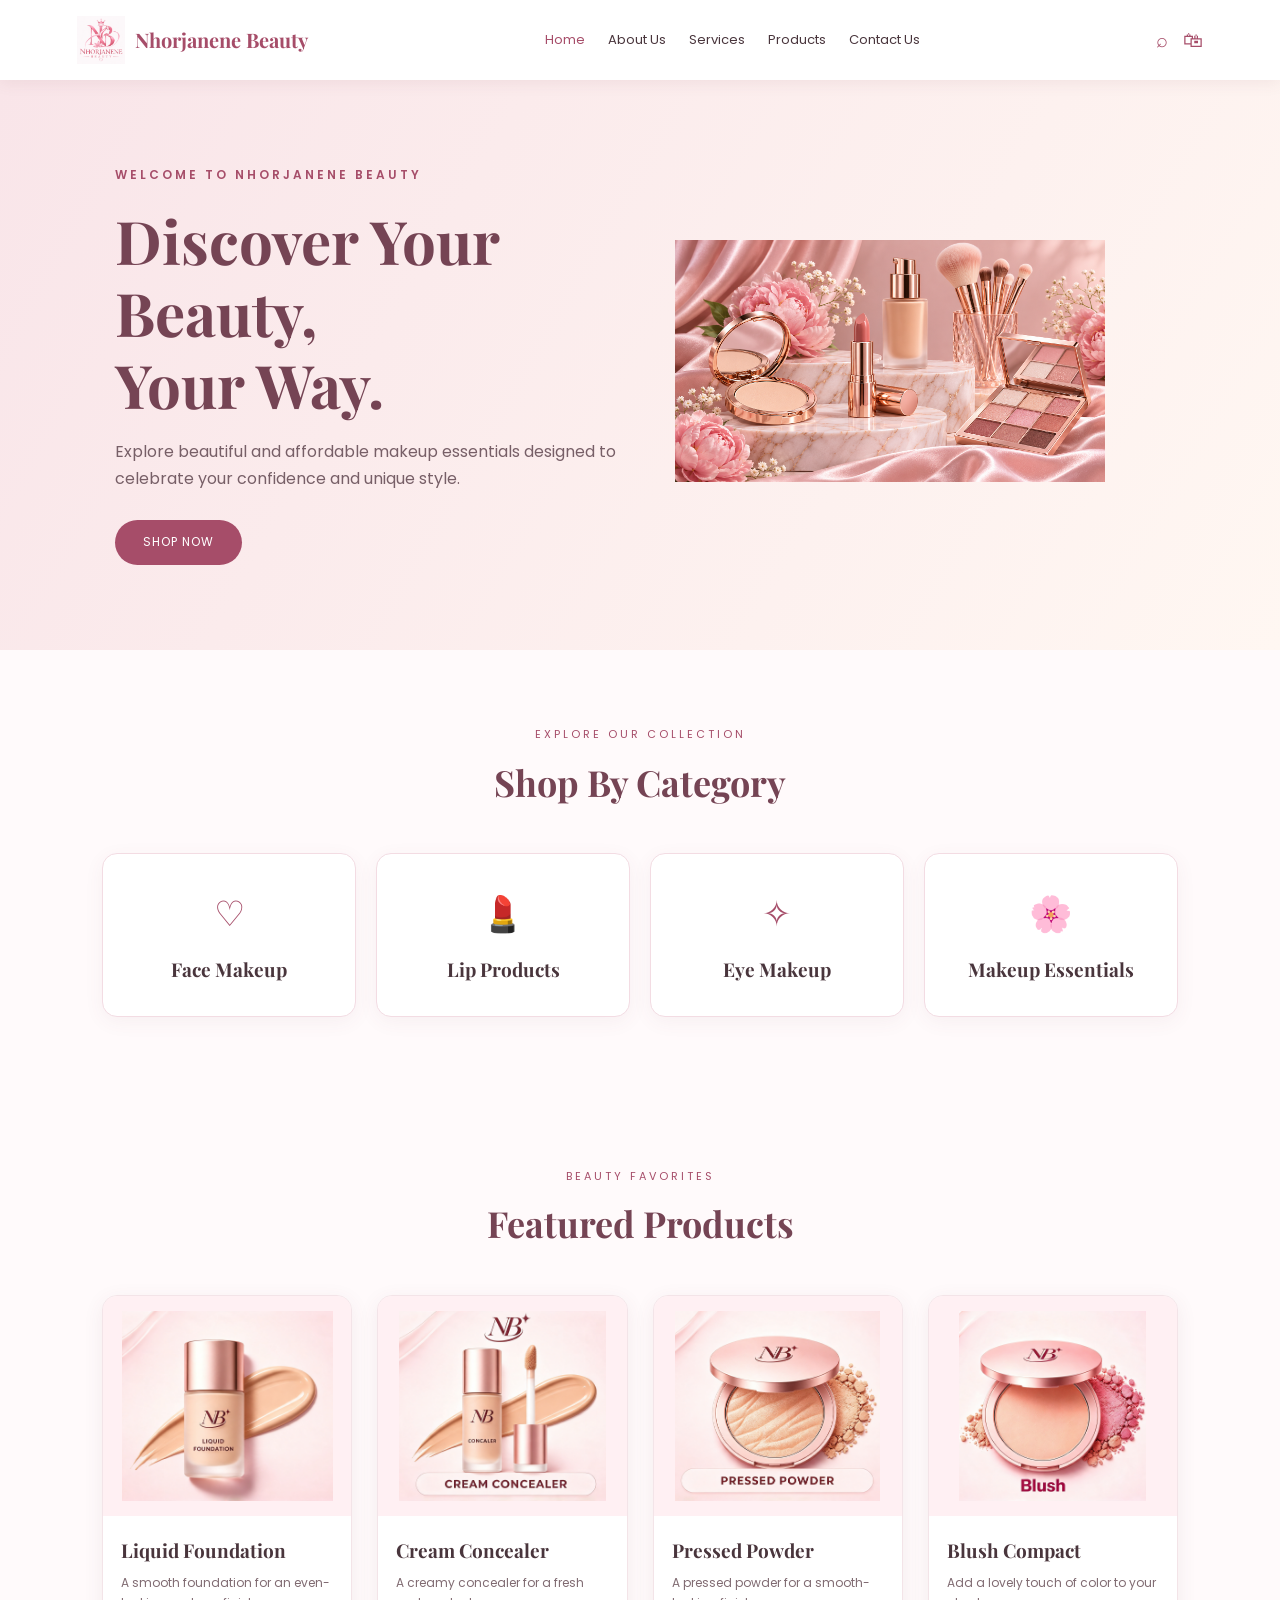
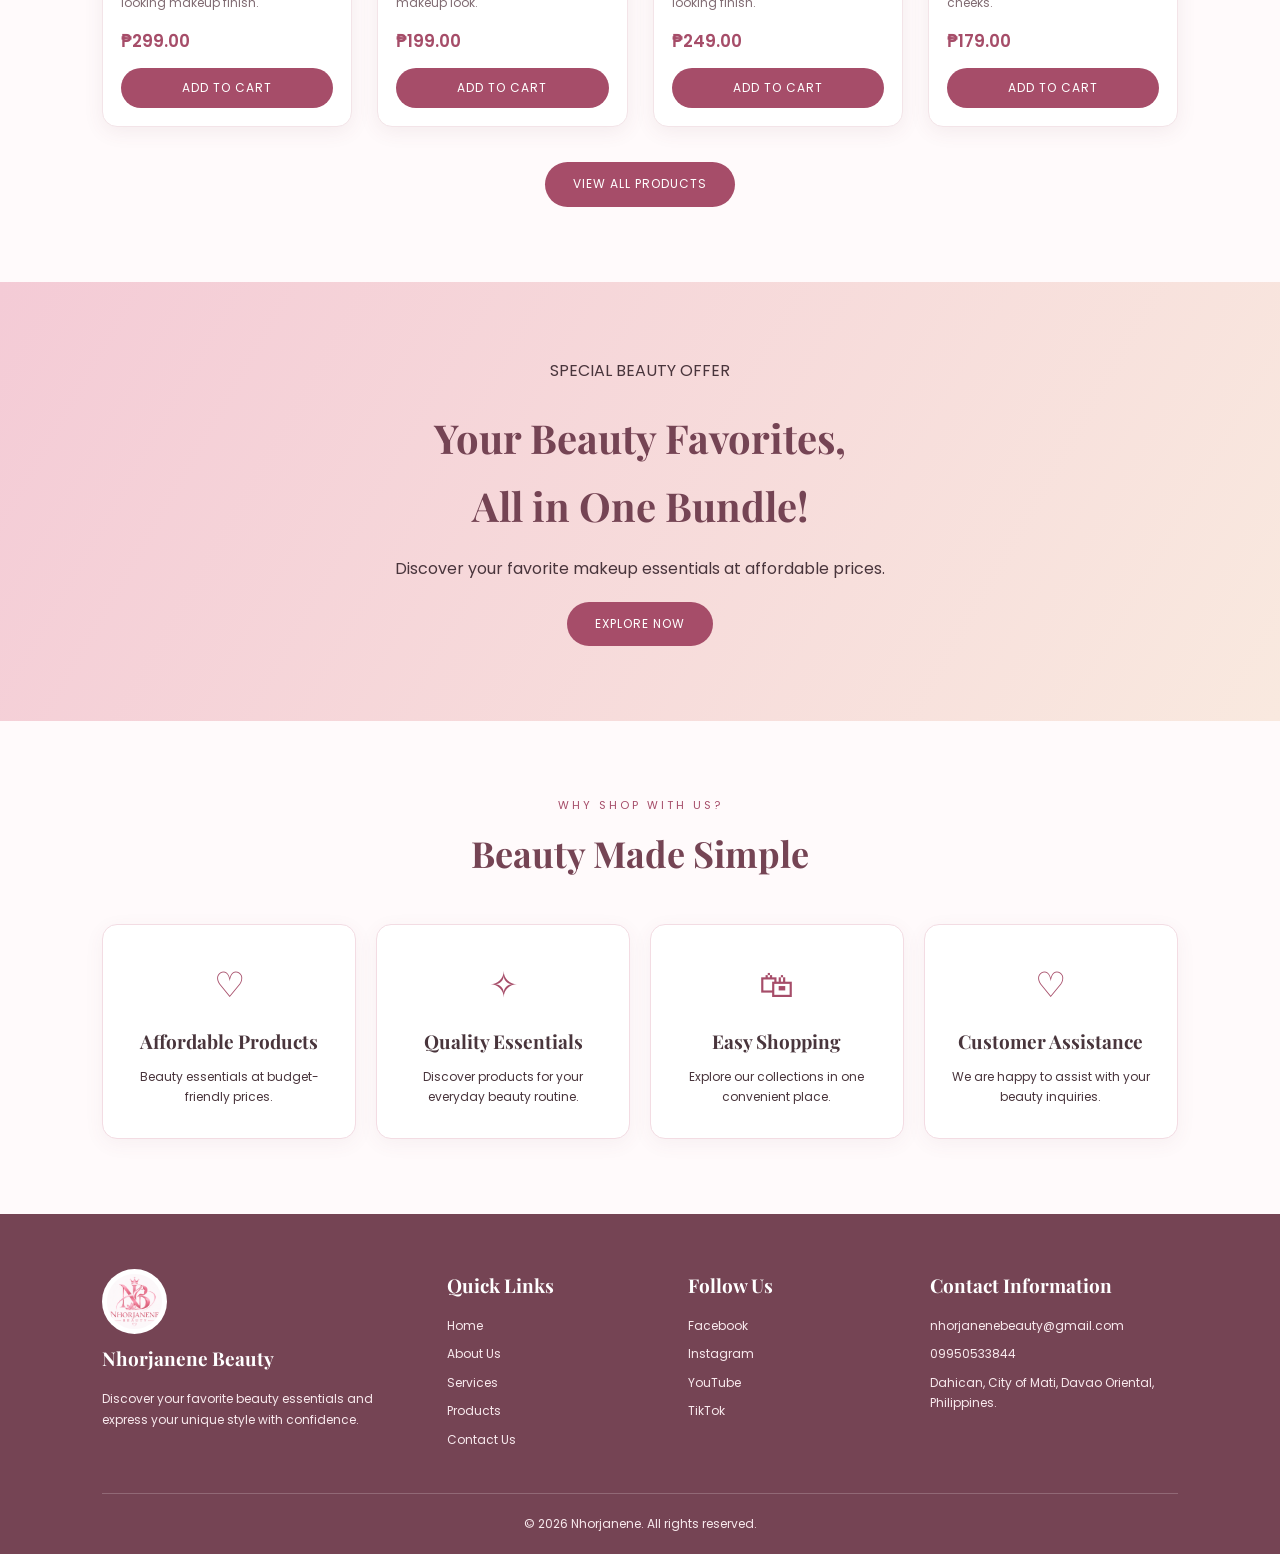
<file: index.html>
<!DOCTYPE html>
<html lang="en">
<head>
    <meta charset="UTF-8">
    <meta name="viewport" content="width=device-width, initial-scale=1.0">
    <title>Nhorjanene Beauty | Home</title>
    <link rel="stylesheet" href="css/style.css">
    <script src="js/script.js" defer></script>
    <link href="https://fonts.googleapis.com/css2?family=Playfair+Display:wght@500;600;700&family=Poppins:wght@300;400;500;600&display=swap" rel="stylesheet">
</head>
<body>

<header class="header">
    <a href="index.html" class="logo">
        <img src="images/logo.png" alt="Nhorjanene Beauty Logo">
        <span>Nhorjanene Beauty</span>
    </a>

    <nav>
        <a href="index.html" class="active">Home</a>
        <a href="about.html">About Us</a>
        <a href="services.html">Services</a>
        <a href="products.html">Products</a>
        <a href="contact.html">Contact Us</a>
    </nav>

    <div class="header-icons">
        <a href="products.html" title="Search">⌕</a>
        <a href="products.html" title="Shopping Cart">🛍</a>
    </div>
</header>

<section class="hero">
    <div class="hero-content">
        <p class="subtitle">WELCOME TO NHORJANENE BEAUTY</p>
        <h1>Discover Your Beauty,<br>Your Way.</h1>
        <p>
            Explore beautiful and affordable makeup essentials
            designed to celebrate your confidence and unique style.
        </p>
        <a href="products.html" class="btn">SHOP NOW</a>
    </div>

    <div class="hero-image">
        <img src="images/beauty-banner.png" alt="Makeup Collection"
             onerror="this.src='https://placehold.co/500x500/f7dce3/9b536b?text=Beauty+Collection'">
    </div>
</section>

<section class="categories section">
    <div class="section-heading">
        <p>EXPLORE OUR COLLECTION</p>
        <h2>Shop By Category</h2>
    </div>

    <div class="category-grid">
        <a href="products.html" class="category-card">
            <span>♡</span>
            <h3>Face Makeup</h3>
        </a>

        <a href="products.html" class="category-card">
            <span>💄</span>
            <h3>Lip Products</h3>
        </a>

        <a href="products.html" class="category-card">
            <span>✧</span>
            <h3>Eye Makeup</h3>
        </a>

        <a href="products.html" class="category-card">
            <span>🌸</span>
            <h3>Makeup Essentials</h3>
        </a>
    </div>
</section>

<section class="featured section">
    <div class="section-heading">
        <p>BEAUTY FAVORITES</p>
        <h2>Featured Products</h2>
    </div>

    <div id="featured-products" class="product-grid"></div>

    <div class="center">
        <a href="products.html" class="btn">VIEW ALL PRODUCTS</a>
    </div>
</section>

<section class="offer">
    <div>
        <p>SPECIAL BEAUTY OFFER</p>
        <h2>Your Beauty Favorites,<br>All in One Bundle!</h2>
        <p>Discover your favorite makeup essentials at affordable prices.</p>
        <a href="products.html" class="btn">EXPLORE NOW</a>
    </div>
</section>

<section class="why section">
    <div class="section-heading">
        <p>WHY SHOP WITH US?</p>
        <h2>Beauty Made Simple</h2>
    </div>

    <div class="category-grid">
        <div class="category-card">
            <span>♡</span>
            <h3>Affordable Products</h3>
            <p>Beauty essentials at budget-friendly prices.</p>
        </div>

        <div class="category-card">
            <span>✧</span>
            <h3>Quality Essentials</h3>
            <p>Discover products for your everyday beauty routine.</p>
        </div>

        <div class="category-card">
            <span>🛍</span>
            <h3>Easy Shopping</h3>
            <p>Explore our collections in one convenient place.</p>
        </div>

        <div class="category-card">
            <span>♡</span>
            <h3>Customer Assistance</h3>
            <p>We are happy to assist with your beauty inquiries.</p>
        </div>
    </div>
</section>

<footer id="footer"></footer>

</body>
</html>
</file>
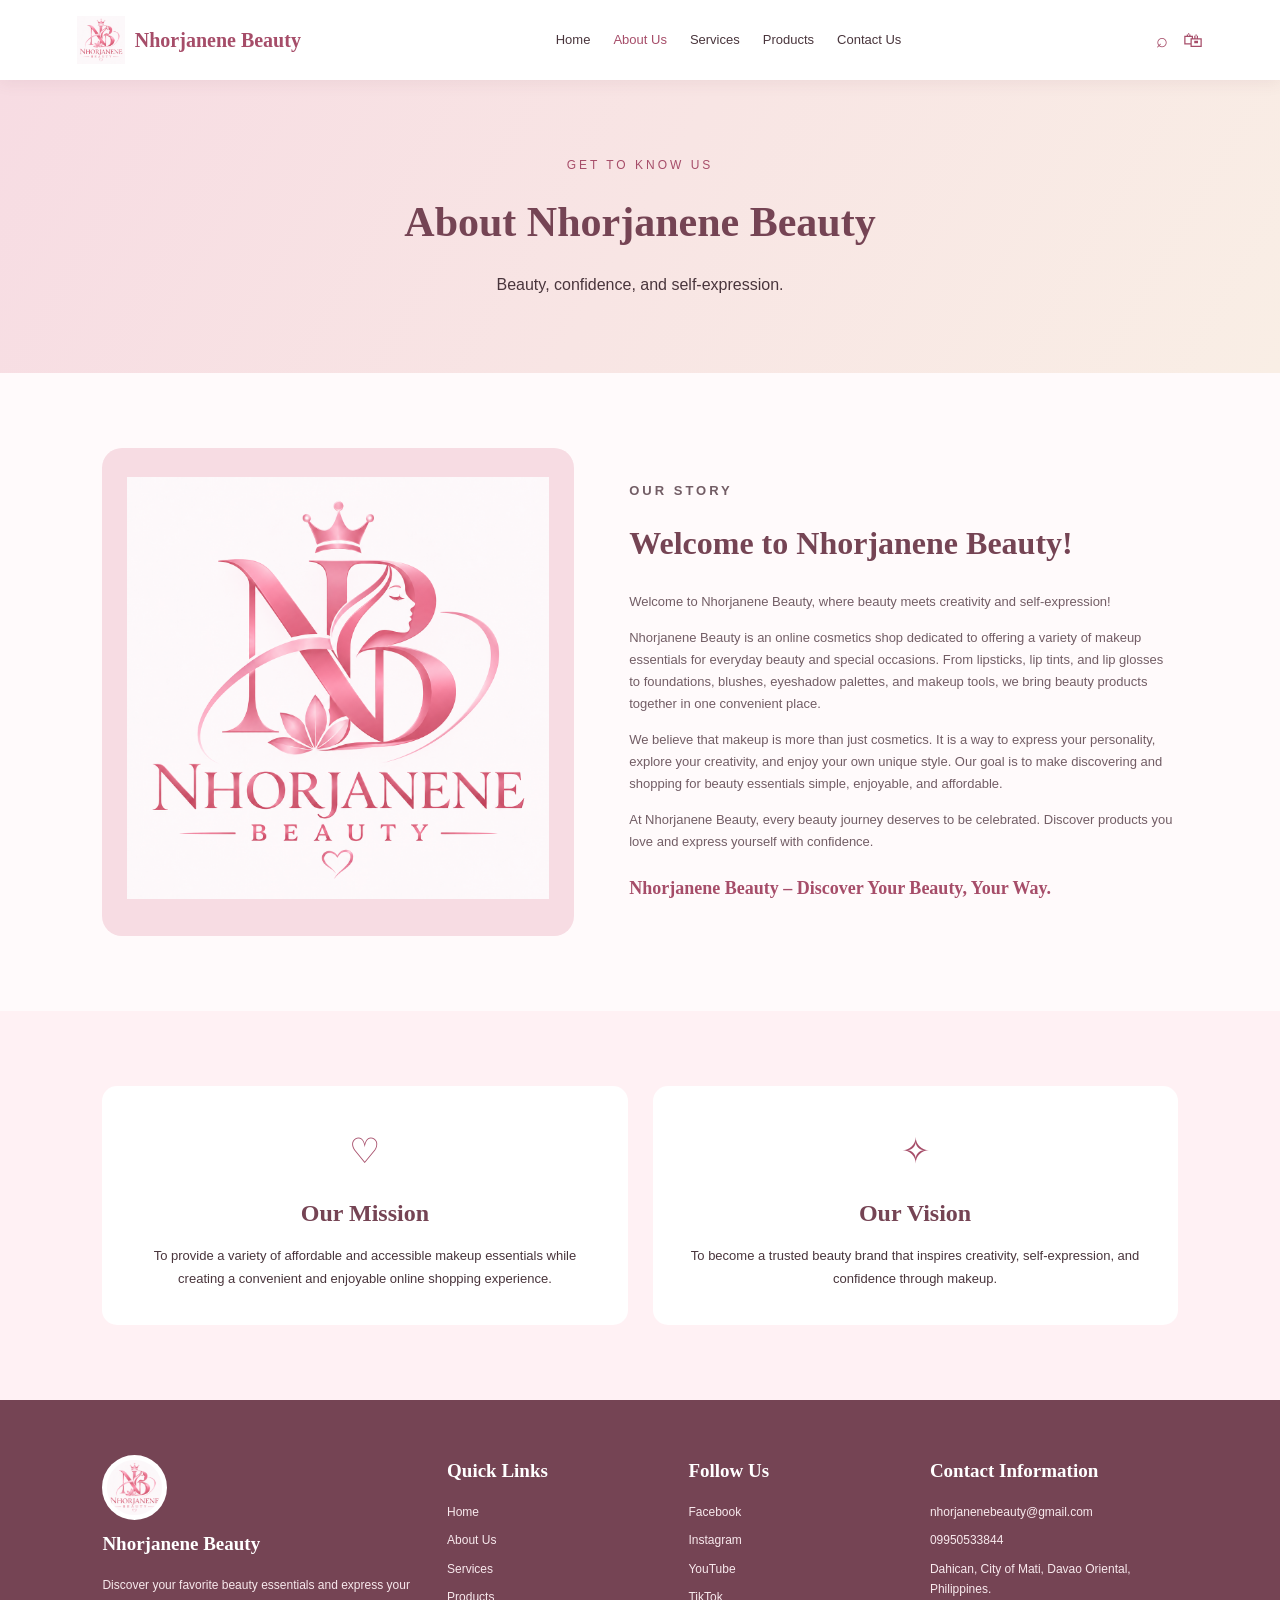
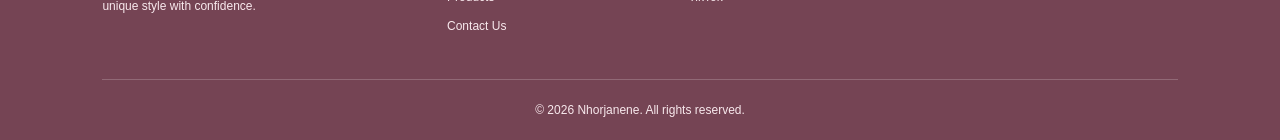
<file: about.html>
<!DOCTYPE html>
<html lang="en">
<head>
    <meta charset="UTF-8">
    <meta name="viewport" content="width=device-width, initial-scale=1.0">
    <title>About Us | Nhorjanene Beauty</title>
    <link rel="stylesheet" href="css/style.css">
    <script src="js/script.js" defer></script>
</head>
<body>

<header class="header">
    <a href="index.html" class="logo">
        <img src="images/logo.png" alt="Logo">
        <span>Nhorjanene Beauty</span>
    </a>
    <nav>
        <a href="index.html">Home</a>
        <a href="about.html" class="active">About Us</a>
        <a href="services.html">Services</a>
        <a href="products.html">Products</a>
        <a href="contact.html">Contact Us</a>
    </nav>
    <div class="header-icons">
        <a href="products.html">⌕</a>
        <a href="products.html">🛍</a>
    </div>
</header>

<section class="page-banner">
    <p>GET TO KNOW US</p>
    <h1>About Nhorjanene Beauty</h1>
    <span>Beauty, confidence, and self-expression.</span>
</section>

<section class="about-section section">
    <div class="about-image">
        <img src="images/logo.png" alt="Nhorjanene Beauty brand logo"
             onerror="this.src='https://placehold.co/500x500/f7dce3/9b536b?text=Nhorjanene+Beauty'">
    </div>

    <div class="about-content">
        <p class="subtitle">OUR STORY</p>
        <h2>Welcome to Nhorjanene Beauty!</h2>

        <p>Welcome to Nhorjanene Beauty, where beauty meets creativity and self-expression!</p>

        <p>Nhorjanene Beauty is an online cosmetics shop dedicated to offering a variety of makeup essentials for everyday beauty and special occasions. From lipsticks, lip tints, and lip glosses to foundations, blushes, eyeshadow palettes, and makeup tools, we bring beauty products together in one convenient place.</p>

        <p>We believe that makeup is more than just cosmetics. It is a way to express your personality, explore your creativity, and enjoy your own unique style. Our goal is to make discovering and shopping for beauty essentials simple, enjoyable, and affordable.</p>

        <p>At Nhorjanene Beauty, every beauty journey deserves to be celebrated. Discover products you love and express yourself with confidence.</p>

        <h3>Nhorjanene Beauty – Discover Your Beauty, Your Way.</h3>
    </div>
</section>

<section class="mission section">
    <div class="mission-card">
        <span>♡</span>
        <h2>Our Mission</h2>
        <p>To provide a variety of affordable and accessible makeup essentials while creating a convenient and enjoyable online shopping experience.</p>
    </div>

    <div class="mission-card">
        <span>✧</span>
        <h2>Our Vision</h2>
        <p>To become a trusted beauty brand that inspires creativity, self-expression, and confidence through makeup.</p>
    </div>
</section>

<footer id="footer"></footer>

</body>
</html>
</file>
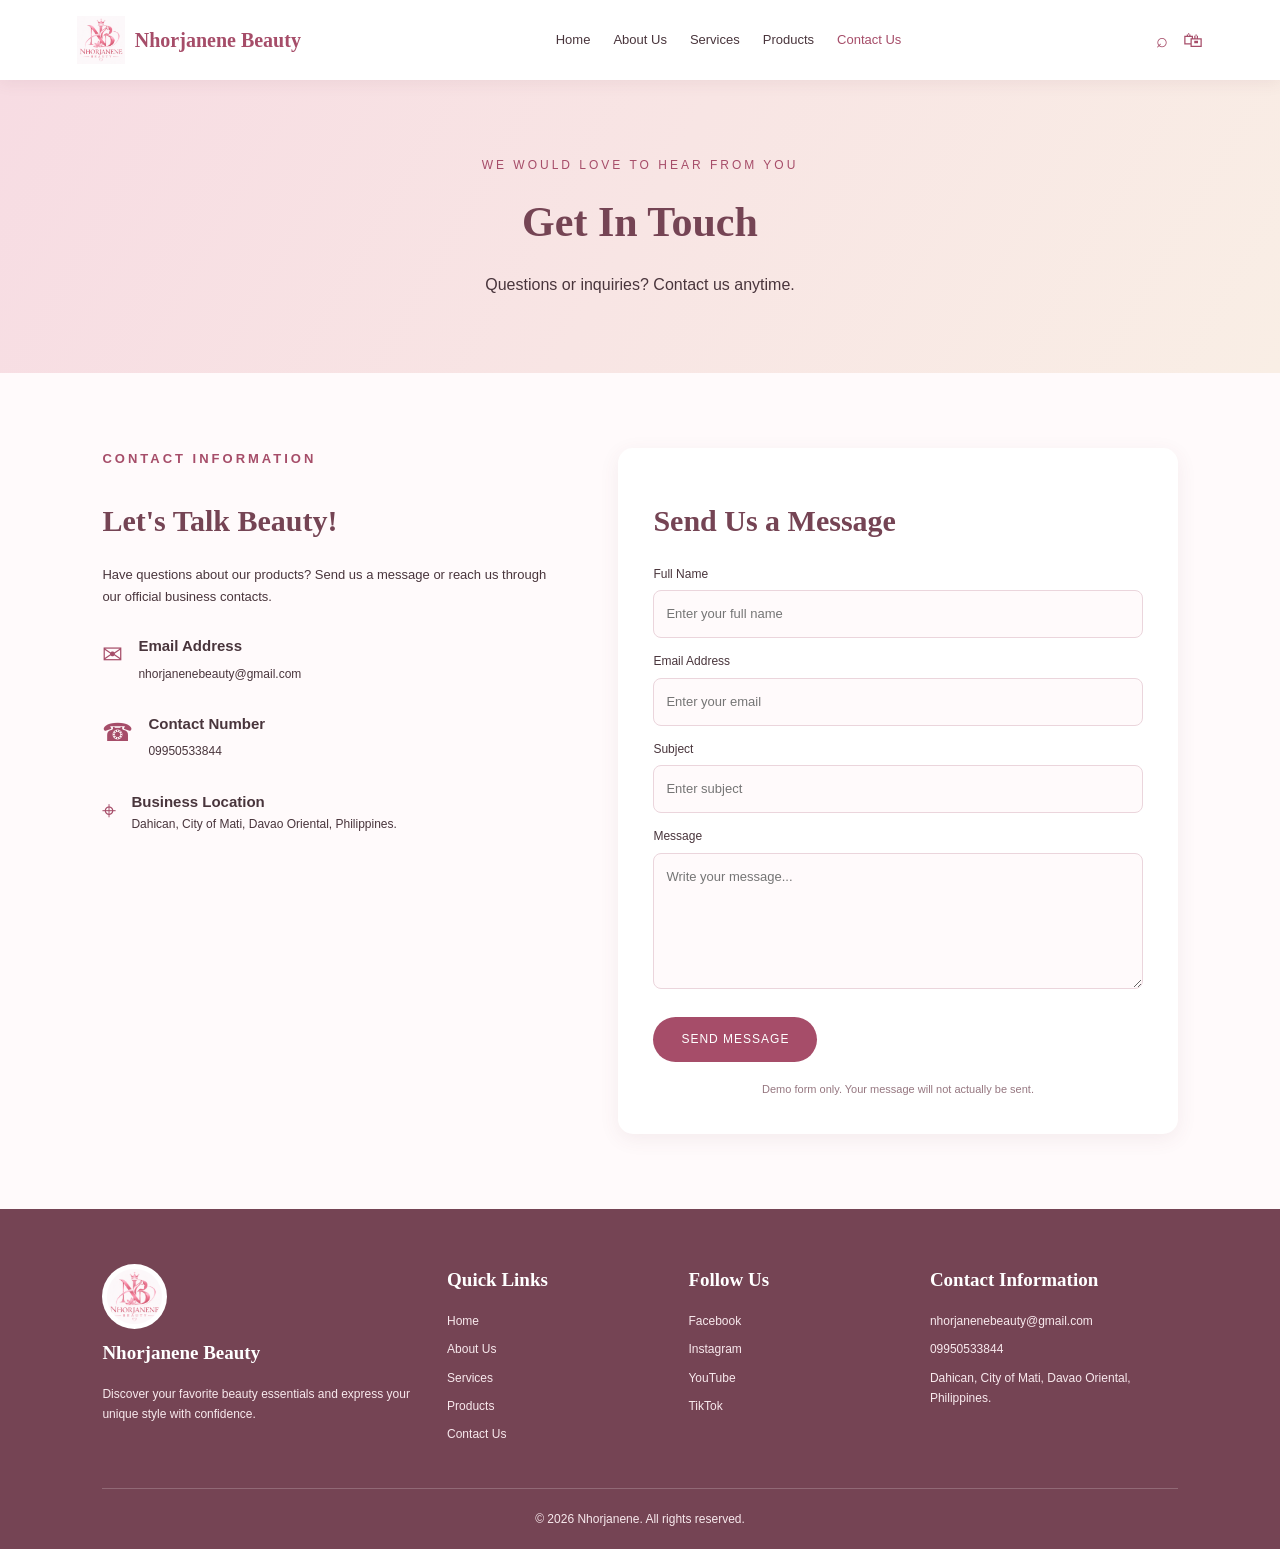
<file: contact.html>
<!DOCTYPE html>
<html lang="en">
<head>
    <meta charset="UTF-8">
    <meta name="viewport" content="width=device-width, initial-scale=1.0">
    <title>Contact Us | Nhorjanene Beauty</title>
    <link rel="stylesheet" href="css/style.css">
    <script src="js/script.js" defer></script>
</head>
<body>

<header class="header">
    <a href="index.html" class="logo">
        <img src="images/logo.png" alt="Logo">
        <span>Nhorjanene Beauty</span>
    </a>
    <nav>
        <a href="index.html">Home</a>
        <a href="about.html">About Us</a>
        <a href="services.html">Services</a>
        <a href="products.html">Products</a>
        <a href="contact.html" class="active">Contact Us</a>
    </nav>
    <div class="header-icons">
        <a href="products.html">⌕</a>
        <a href="products.html">🛍</a>
    </div>
</header>

<section class="page-banner">
    <p>WE WOULD LOVE TO HEAR FROM YOU</p>
    <h1>Get In Touch</h1>
    <span>Questions or inquiries? Contact us anytime.</span>
</section>

<section class="contact-section section">

    <div class="contact-info">
        <p class="subtitle">CONTACT INFORMATION</p>
        <h2>Let's Talk Beauty!</h2>
        <p>Have questions about our products? Send us a message or reach us through our official business contacts.</p>

        <div class="contact-item">
            <span>✉</span>
            <div>
                <h3>Email Address</h3>
                <a href="mailto:nhorjanenebeauty@gmail.com">
                    nhorjanenebeauty@gmail.com
                </a>
            </div>
        </div>

        <div class="contact-item">
            <span>☎</span>
            <div>
                <h3>Contact Number</h3>
                <a href="tel:09950533844">09950533844</a>
            </div>
        </div>

        <div class="contact-item">
            <span>⌖</span>
            <div>
                <h3>Business Location</h3>
                <p>Dahican, City of Mati, Davao Oriental, Philippines.</p>
            </div>
        </div>
    </div>

    <div class="contact-form">
        <h2>Send Us a Message</h2>

        <form id="contact-form">
            <label for="name">Full Name</label>
            <input type="text" id="name" placeholder="Enter your full name" required>

            <label for="email">Email Address</label>
            <input type="email" id="email" placeholder="Enter your email" required>

            <label for="subject">Subject</label>
            <input type="text" id="subject" placeholder="Enter subject" required>

            <label for="message">Message</label>
            <textarea id="message" rows="5" placeholder="Write your message..." required></textarea>

            <button type="submit" class="btn">SEND MESSAGE</button>
        </form>

        <p id="form-response" role="status"></p>
        <p class="demo-note">Demo form only. Your message will not actually be sent.</p>
    </div>

</section>

<footer id="footer"></footer>

</body>
</html>
</file>
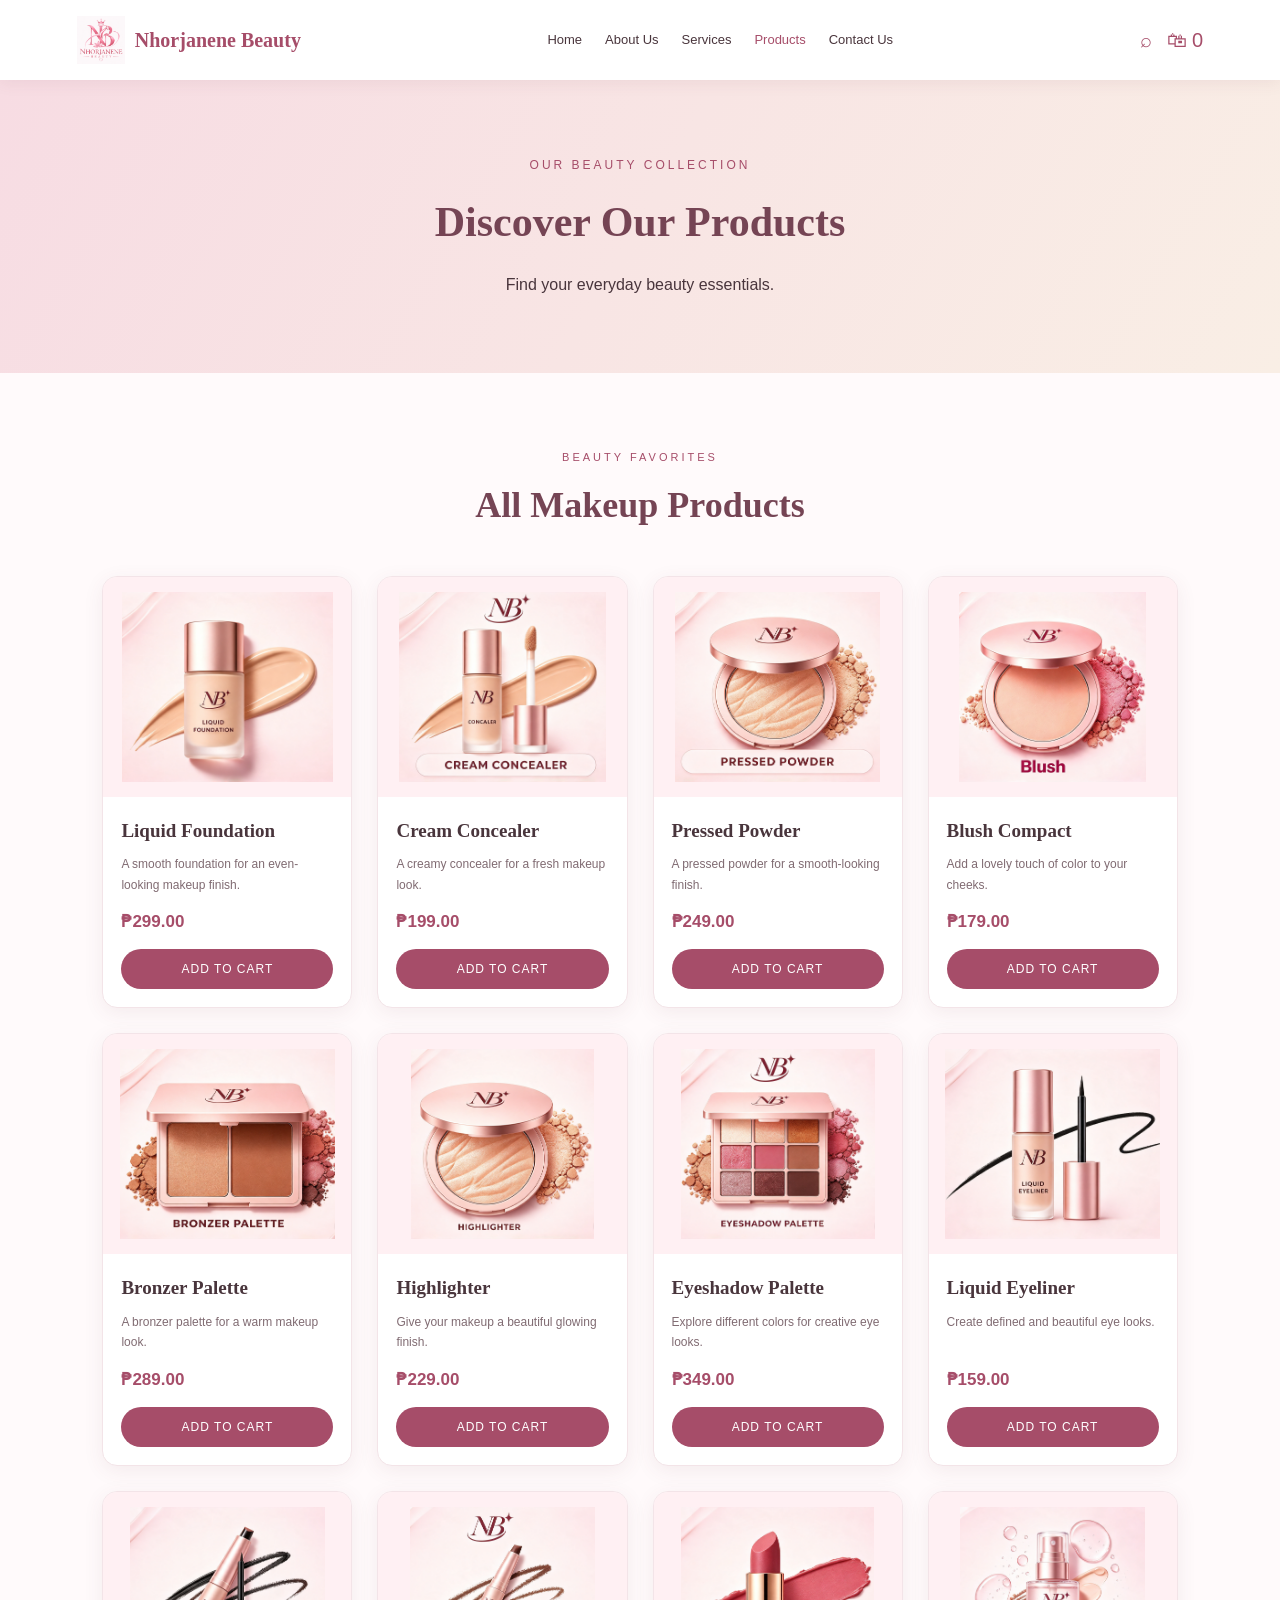
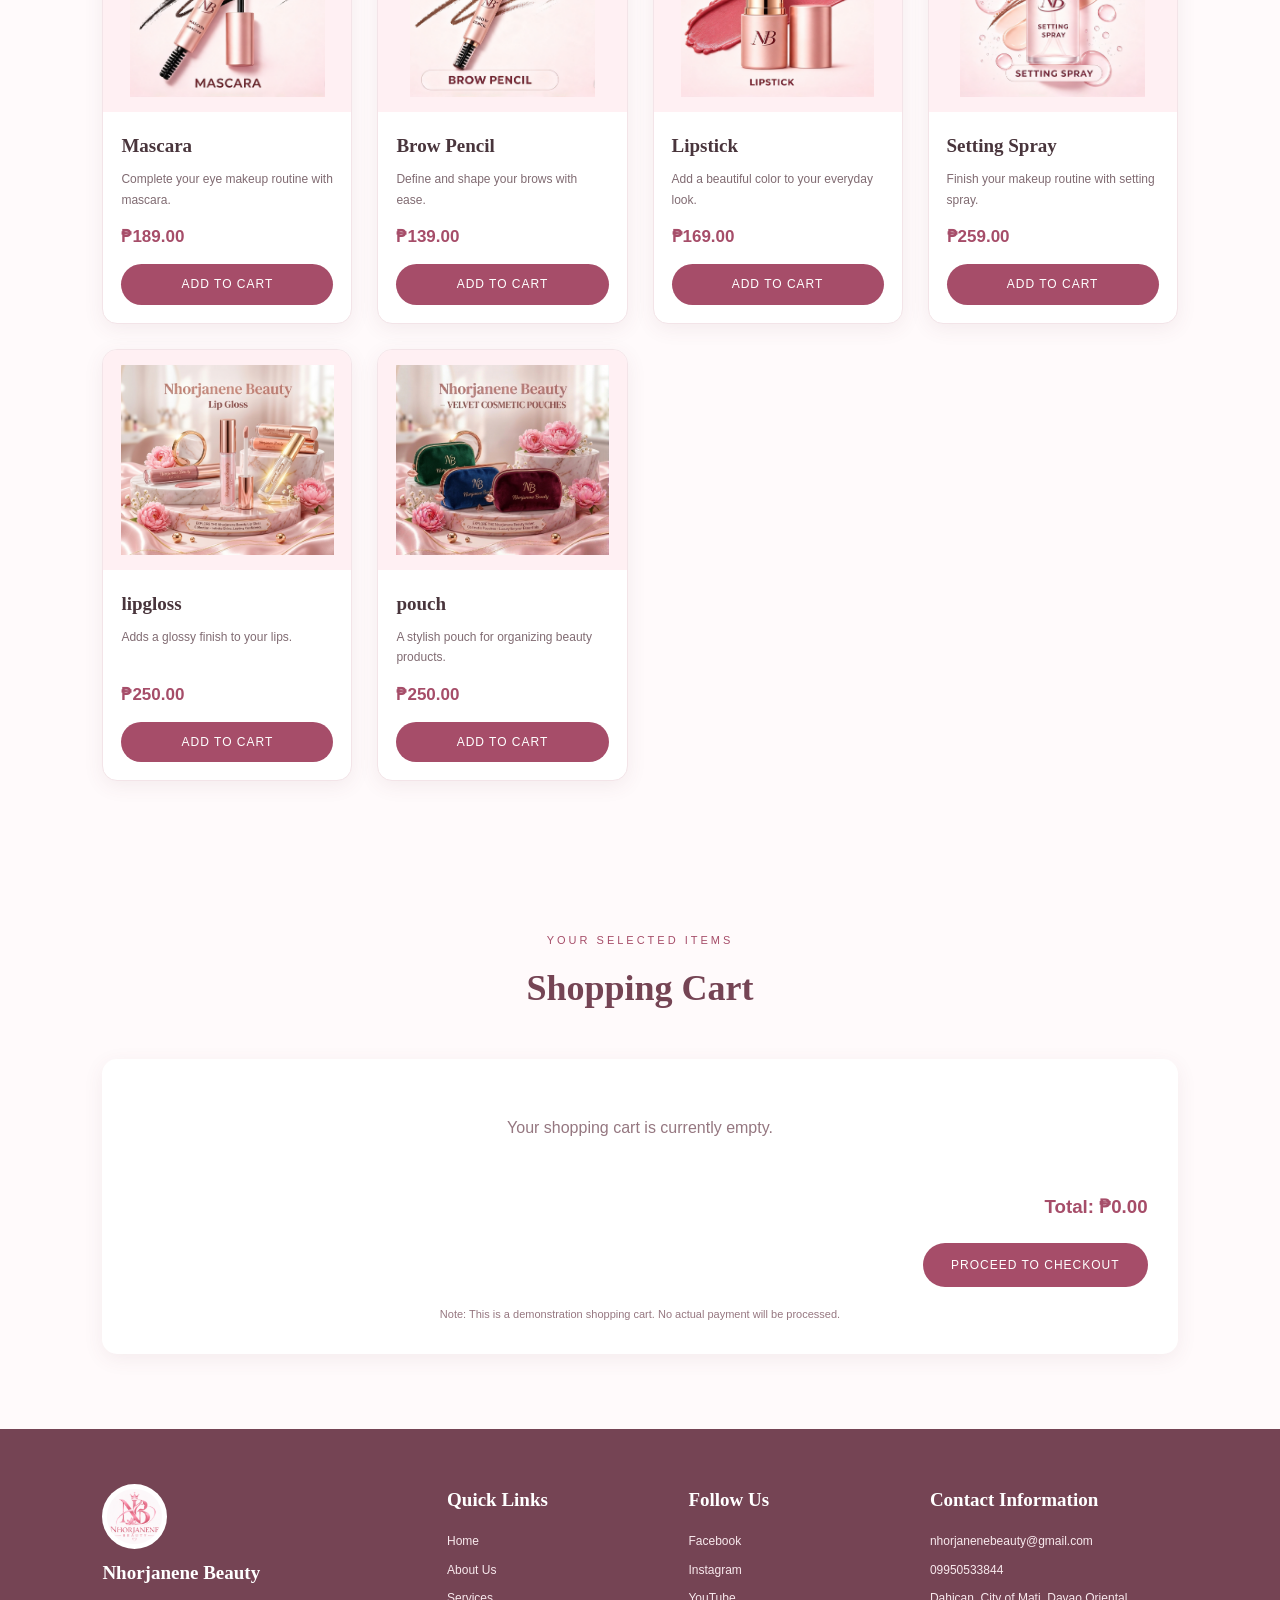
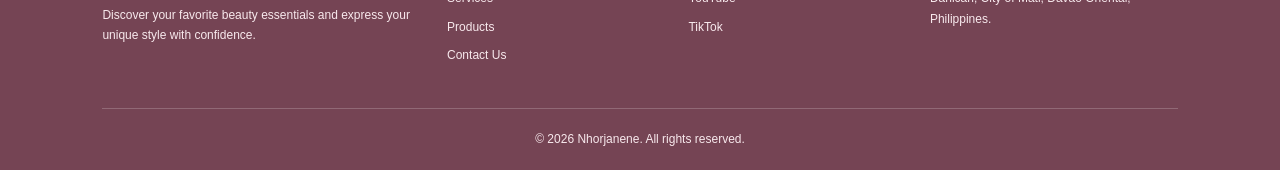
<file: products.html>
<!DOCTYPE html>
<html lang="en">
<head>
    <meta charset="UTF-8">
    <meta name="viewport" content="width=device-width, initial-scale=1.0">
    <title>Products | Nhorjanene Beauty</title>
    <link rel="stylesheet" href="css/style.css">
    <script src="js/script.js" defer></script>
</head>
<body>

<header class="header">
    <a href="index.html" class="logo">
        <img src="images/logo.png" alt="Logo">
        <span>Nhorjanene Beauty</span>
    </a>
    <nav>
        <a href="index.html">Home</a>
        <a href="about.html">About Us</a>
        <a href="services.html">Services</a>
        <a href="products.html" class="active">Products</a>
        <a href="contact.html">Contact Us</a>
    </nav>
    <div class="header-icons">
        <a href="#product-list">⌕</a>
        <a href="#shopping-cart">🛍 <span id="cart-count">0</span></a>
    </div>
</header>

<section class="page-banner">
    <p>OUR BEAUTY COLLECTION</p>
    <h1>Discover Our Products</h1>
    <span>Find your everyday beauty essentials.</span>
</section>

<section class="section">
    <div class="section-heading">
        <p>BEAUTY FAVORITES</p>
        <h2>All Makeup Products</h2>
    </div>

    <div id="product-list" class="product-grid"></div>
</section>

<section class="cart-section section" id="shopping-cart">
    <div class="section-heading">
        <p>YOUR SELECTED ITEMS</p>
        <h2>Shopping Cart</h2>
    </div>

    <div class="cart-box">
        <div id="cart-items">
            <p class="empty-cart">Your shopping cart is currently empty.</p>
        </div>

        <div class="cart-total">
            <h3>Total: <span id="cart-total">₱0.00</span></h3>
            <button class="btn" onclick="checkout()">PROCEED TO CHECKOUT</button>
        </div>

        <p class="demo-note">
            Note: This is a demonstration shopping cart.
            No actual payment will be processed.
        </p>
    </div>
</section>

<footer id="footer"></footer>

</body>
</html>
</file>
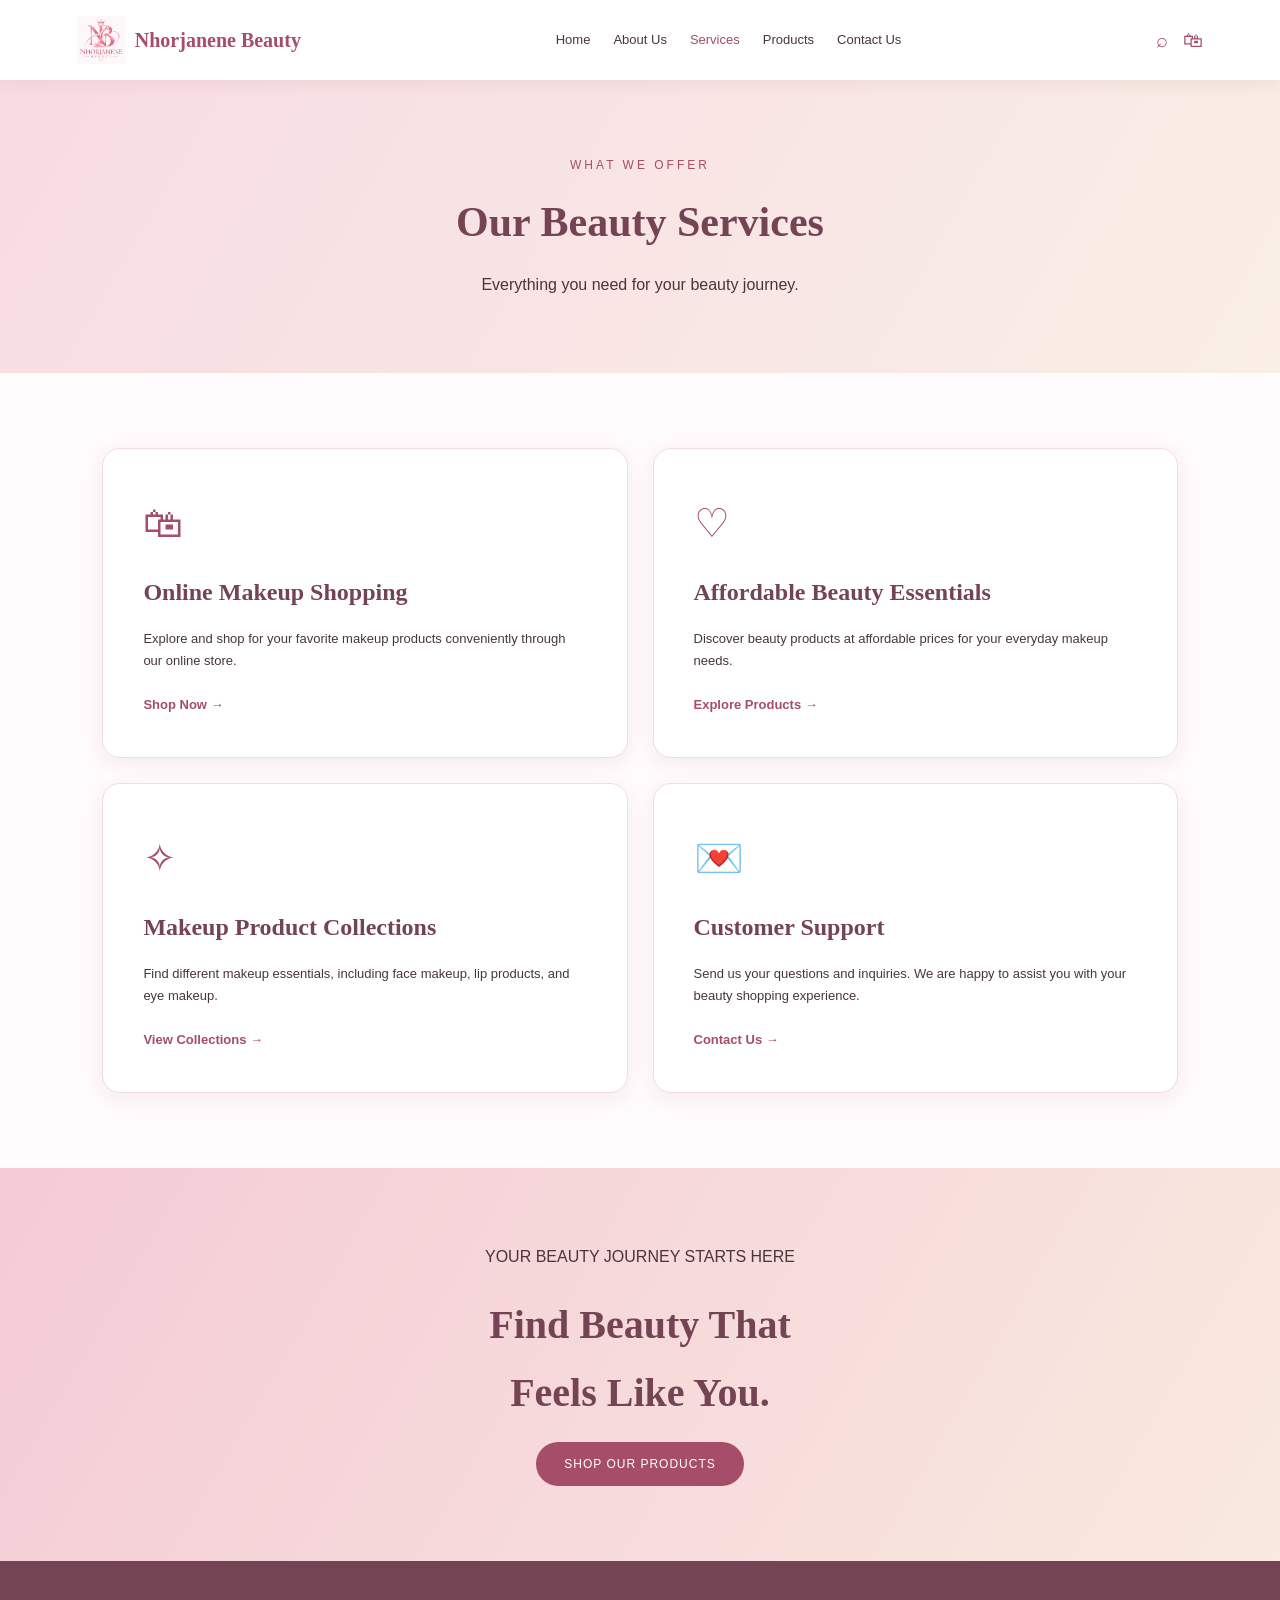
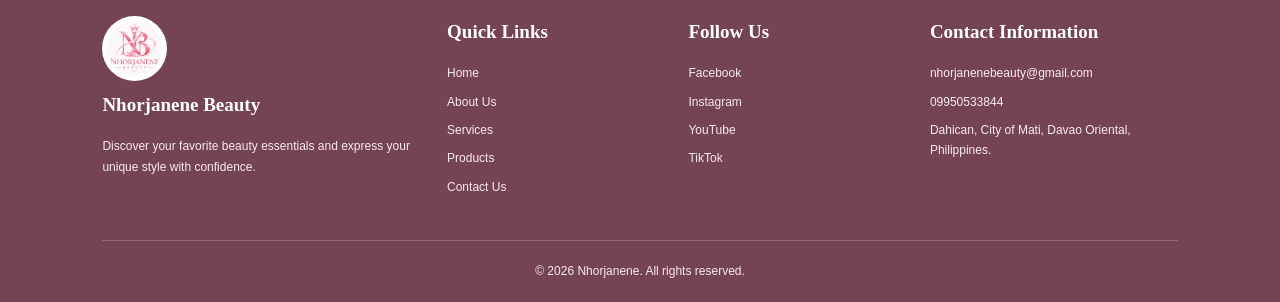
<file: services.html>
<!DOCTYPE html>
<html lang="en">
<head>
    <meta charset="UTF-8">
    <meta name="viewport" content="width=device-width, initial-scale=1.0">
    <title>Services | Nhorjanene Beauty</title>
    <link rel="stylesheet" href="css/style.css">
    <script src="js/script.js" defer></script>
</head>
<body>

<header class="header">
    <a href="index.html" class="logo">
        <img src="images/logo.png" alt="Logo">
        <span>Nhorjanene Beauty</span>
    </a>
    <nav>
        <a href="index.html">Home</a>
        <a href="about.html">About Us</a>
        <a href="services.html" class="active">Services</a>
        <a href="products.html">Products</a>
        <a href="contact.html">Contact Us</a>
    </nav>
    <div class="header-icons">
        <a href="products.html">⌕</a>
        <a href="products.html">🛍</a>
    </div>
</header>

<section class="page-banner">
    <p>WHAT WE OFFER</p>
    <h1>Our Beauty Services</h1>
    <span>Everything you need for your beauty journey.</span>
</section>

<section class="services section">

    <div class="service-grid">

        <div class="service-card">
            <div class="service-icon">🛍</div>
            <h2>Online Makeup Shopping</h2>
            <p>Explore and shop for your favorite makeup products conveniently through our online store.</p>
            <a href="products.html">Shop Now →</a>
        </div>

        <div class="service-card">
            <div class="service-icon">♡</div>
            <h2>Affordable Beauty Essentials</h2>
            <p>Discover beauty products at affordable prices for your everyday makeup needs.</p>
            <a href="products.html">Explore Products →</a>
        </div>

        <div class="service-card">
            <div class="service-icon">✧</div>
            <h2>Makeup Product Collections</h2>
            <p>Find different makeup essentials, including face makeup, lip products, and eye makeup.</p>
            <a href="products.html">View Collections →</a>
        </div>

        <div class="service-card">
            <div class="service-icon">💌</div>
            <h2>Customer Support</h2>
            <p>Send us your questions and inquiries. We are happy to assist you with your beauty shopping experience.</p>
            <a href="contact.html">Contact Us →</a>
        </div>

    </div>

</section>

<section class="offer">
    <div>
        <p>YOUR BEAUTY JOURNEY STARTS HERE</p>
        <h2>Find Beauty That<br>Feels Like You.</h2>
        <a href="products.html" class="btn">SHOP OUR PRODUCTS</a>
    </div>
</section>

<footer id="footer"></footer>

</body>
</html>
</file>
<file: css/style.css>
* {
    margin: 0;
    padding: 0;
    box-sizing: border-box;
}

:root {
    --pink: #f7dce3;
    --rose: #e8a7b8;
    --dark-rose: #a64d69;
    --gold: #b76e79;
    --beige: #f8f0e8;
    --white: #ffffff;
    --text: #49353c;
}

html {
    scroll-behavior: smooth;
}

body {
    font-family: 'Poppins', sans-serif;
    background: #fffafb;
    color: var(--text);
    line-height: 1.7;
}

a {
    text-decoration: none;
    color: inherit;
}

button, input, textarea {
    font: inherit;
}

/* HEADER */

.header {
    display: flex;
    justify-content: space-between;
    align-items: center;
    padding: 16px 6%;
    background: white;
    box-shadow: 0 3px 15px rgba(120, 60, 80, 0.08);
    position: sticky;
    top: 0;
    z-index: 100;
    gap: 20px;
}

.logo {
    display: flex;
    align-items: center;
    gap: 10px;
    color: var(--dark-rose);
    font-family: 'Playfair Display', serif;
    font-size: 20px;
    font-weight: bold;
}

.logo img {
    width: 48px;
    height: 48px;
    object-fit: contain;
}

nav {
    display: flex;
    align-items: center;
    gap: 23px;
}

nav a {
    font-size: 13px;
    transition: .3s;
}

nav a:hover,
nav a.active {
    color: var(--dark-rose);
}

.header-icons {
    display: flex;
    gap: 15px;
    font-size: 20px;
    color: var(--dark-rose);
}

/* BUTTON */

.btn {
    display: inline-block;
    background: var(--dark-rose);
    color: white;
    padding: 12px 28px;
    border: none;
    border-radius: 30px;
    cursor: pointer;
    font-size: 12px;
    letter-spacing: 1px;
    transition: .3s;
}

.btn:hover {
    background: #81394f;
    transform: translateY(-3px);
}

/* HOMEPAGE HERO */

.hero {
    min-height: 570px;
    display: flex;
    align-items: center;
    justify-content: space-around;
    padding: 60px 9%;
    background: linear-gradient(120deg, #f9e5e9, #fff7f2);
    gap: 40px;
}

.hero-content {
    max-width: 520px;
}

.subtitle,
.hero-content .subtitle {
    color: var(--dark-rose);
    letter-spacing: 3px;
    font-size: 12px;
    font-weight: 600;
}

.hero h1 {
    font-family: 'Playfair Display', serif;
    font-size: clamp(38px, 5vw, 60px);
    line-height: 1.2;
    margin: 18px 0;
    color: #754454;
}

.hero-content > p:not(.subtitle) {
    margin-bottom: 28px;
    color: #775f67;
}

.hero-image img {
    width: min(100%, 430px);
    height: 390px;
    object-fit: contain;
}

/* SECTION */

.section {
    padding: 75px 8%;
}

.section-heading {
    text-align: center;
    margin-bottom: 40px;
}

.section-heading p {
    color: var(--dark-rose);
    letter-spacing: 3px;
    font-size: 11px;
}

.section-heading h2 {
    font-family: 'Playfair Display', serif;
    font-size: 36px;
    color: #754454;
    margin-top: 8px;
}

/* CATEGORY */

.category-grid {
    display: grid;
    grid-template-columns: repeat(4, 1fr);
    gap: 20px;
}

.category-card {
    text-align: center;
    padding: 30px 18px;
    background: white;
    border: 1px solid #f3dce3;
    border-radius: 15px;
    box-shadow: 0 5px 20px rgba(120, 60, 80, .06);
    transition: .3s;
}

.category-card:hover {
    transform: translateY(-7px);
    background: #fff1f4;
}

.category-card span {
    display: block;
    font-size: 35px;
    color: var(--dark-rose);
    margin-bottom: 10px;
}

.category-card h3 {
    font-family: 'Playfair Display', serif;
    font-size: 19px;
}

.category-card p {
    font-size: 12px;
    margin-top: 10px;
}

/* PRODUCTS */

.product-grid {
    display: grid;
    grid-template-columns: repeat(4, 1fr);
    gap: 25px;
}

.product-card {
    background: white;
    border-radius: 15px;
    overflow: hidden;
    box-shadow: 0 5px 20px rgba(120, 60, 80, .08);
    transition: .3s;
    border: 1px solid #f3e4e8;
}

.product-card:hover {
    transform: translateY(-7px);
    box-shadow: 0 12px 25px rgba(120, 60, 80, .13);
}

.product-image {
    height: 220px;
    background: #fff0f3;
    display: flex;
    justify-content: center;
    align-items: center;
    overflow: hidden;
}

.product-image img {
    width: 100%;
    height: 100%;
    object-fit: contain;
    padding: 15px;
}

.product-info {
    padding: 18px;
}

.product-info h3 {
    font-family: 'Playfair Display', serif;
    font-size: 19px;
    margin-bottom: 7px;
}

.product-info p {
    font-size: 12px;
    color: #806b72;
    min-height: 42px;
}

.price {
    color: var(--dark-rose);
    font-weight: 600;
    margin: 12px 0;
    font-size: 17px;
}

.product-info .btn {
    width: 100%;
    text-align: center;
    padding: 10px;
}

.center {
    text-align: center;
    margin-top: 35px;
}

/* SPECIAL OFFER */

.offer {
    padding: 75px 10%;
    text-align: center;
    background: linear-gradient(120deg, #f4cbd6, #f9e9df);
}

.offer h2 {
    font-family: 'Playfair Display', serif;
    font-size: 40px;
    color: #754454;
    margin: 15px 0;
}

.offer p {
    margin-bottom: 20px;
}

/* PAGE BANNER */

.page-banner {
    text-align: center;
    padding: 75px 20px;
    background: linear-gradient(120deg, #f7dce3, #f9eee5);
}

.page-banner p {
    color: var(--dark-rose);
    font-size: 12px;
    letter-spacing: 3px;
}

.page-banner h1 {
    font-family: 'Playfair Display', serif;
    font-size: 42px;
    color: #754454;
    margin: 12px 0;
}

/* ABOUT */

.about-section {
    display: flex;
    align-items: center;
    gap: 55px;
}

.about-image {
    flex: 1;
    min-width: 0;
    background: var(--pink);
    border-radius: 20px;
    padding: 25px;
}

.about-image img {
    width: 100%;
    height: 430px;
    object-fit: contain;
}

.about-content {
    flex: 1.3;
}

.about-content h2 {
    font-family: 'Playfair Display', serif;
    font-size: 32px;
    margin: 10px 0 20px;
    color: #754454;
}

.about-content p {
    font-size: 13px;
    margin-bottom: 14px;
    color: #725d65;
}

.about-content h3 {
    font-family: 'Playfair Display', serif;
    color: var(--dark-rose);
    font-size: 18px;
    margin-top: 20px;
}

.mission {
    display: grid;
    grid-template-columns: repeat(2, 1fr);
    gap: 25px;
    background: #fff1f4;
}

.mission-card {
    padding: 35px;
    background: white;
    border-radius: 15px;
    text-align: center;
}

.mission-card span {
    font-size: 35px;
    color: var(--dark-rose);
}

.mission-card h2 {
    font-family: 'Playfair Display', serif;
    color: #754454;
    margin: 12px 0;
}

.mission-card p {
    font-size: 13px;
}

/* SERVICES */

.service-grid {
    display: grid;
    grid-template-columns: repeat(2, 1fr);
    gap: 25px;
}

.service-card {
    background: white;
    padding: 40px;
    border-radius: 18px;
    border: 1px solid #f3dce3;
    box-shadow: 0 5px 20px rgba(120, 60, 80, .07);
    transition: .3s;
}

.service-card:hover {
    transform: translateY(-6px);
}

.service-icon {
    font-size: 40px;
    color: var(--dark-rose);
}

.service-card h2 {
    font-family: 'Playfair Display', serif;
    color: #754454;
    margin: 15px 0;
}

.service-card p {
    font-size: 13px;
    margin-bottom: 18px;
}

.service-card a {
    color: var(--dark-rose);
    font-weight: 600;
    font-size: 13px;
}

/* SHOPPING CART */

.cart-box {
    background: white;
    padding: 30px;
    border-radius: 15px;
    box-shadow: 0 5px 20px rgba(120, 60, 80, .08);
}

.cart-item {
    display: flex;
    justify-content: space-between;
    align-items: center;
    gap: 15px;
    border-bottom: 1px solid #f0dfe4;
    padding: 15px 0;
}

.cart-item h4 {
    font-family: 'Playfair Display', serif;
}

.cart-item p {
    font-size: 13px;
}

.quantity-controls {
    display: flex;
    align-items: center;
    gap: 10px;
}

.quantity-controls button {
    width: 28px;
    height: 28px;
    border: none;
    border-radius: 50%;
    background: var(--pink);
    color: var(--dark-rose);
    cursor: pointer;
}

.remove-btn {
    border: none;
    background: none;
    color: #b43c56;
    cursor: pointer;
    font-size: 12px;
}

.cart-total {
    text-align: right;
    margin-top: 25px;
}

.cart-total h3 {
    margin-bottom: 20px;
    color: var(--dark-rose);
}

.empty-cart {
    text-align: center;
    padding: 25px;
    color: #957780;
}

.demo-note {
    font-size: 11px;
    color: #967780;
    margin-top: 18px;
    text-align: center;
}

/* CONTACT */

.contact-section {
    display: grid;
    grid-template-columns: 1fr 1.2fr;
    gap: 50px;
}

.contact-info h2,
.contact-form h2 {
    font-family: 'Playfair Display', serif;
    color: #754454;
    font-size: 30px;
    margin: 12px 0 18px;
}

.contact-info > p {
    font-size: 13px;
    margin-bottom: 25px;
}

.contact-item {
    display: flex;
    align-items: flex-start;
    gap: 15px;
    margin: 25px 0;
}

.contact-item span {
    font-size: 25px;
    color: var(--dark-rose);
}

.contact-item h3 {
    font-size: 15px;
}

.contact-item p,
.contact-item a {
    font-size: 12px;
    overflow-wrap: anywhere;
}

.contact-item a:hover {
    color: var(--dark-rose);
}

.contact-form {
    background: white;
    padding: 35px;
    border-radius: 15px;
    box-shadow: 0 5px 20px rgba(120, 60, 80, .08);
}

.contact-form label {
    display: block;
    font-size: 12px;
    margin: 13px 0 6px;
}

.contact-form input,
.contact-form textarea {
    width: 100%;
    padding: 12px;
    border: 1px solid #ebd5dc;
    border-radius: 8px;
    outline: none;
    background: #fffafb;
    font-size: 13px;
}

.contact-form input:focus,
.contact-form textarea:focus {
    border-color: var(--dark-rose);
}

.contact-form .btn {
    margin-top: 20px;
}

#form-response {
    color: #8b435b;
    font-size: 13px;
    margin-top: 12px;
}

/* FOOTER */

footer {
    background: #754454;
    color: white;
    padding: 55px 8% 20px;
}

.footer-grid {
    display: grid;
    grid-template-columns: 1.5fr 1fr 1fr 1.2fr;
    gap: 35px;
}

.footer-logo {
    width: 65px;
    height: 65px;
    object-fit: contain;
    background: white;
    border-radius: 50%;
    padding: 5px;
}

footer h3 {
    font-family: 'Playfair Display', serif;
    margin-bottom: 15px;
    font-size: 19px;
}

footer p,
footer a {
    font-size: 12px;
    color: #f8e9ed;
}

footer a {
    display: block;
    margin: 8px 0;
    transition: .3s;
}

footer a:hover {
    color: #f5c4d1;
}

.footer-bottom {
    text-align: center;
    border-top: 1px solid rgba(255,255,255,.2);
    margin-top: 35px;
    padding-top: 20px;
}

/* RESPONSIVE DESIGN */

@media(max-width: 1000px) {
    .header {
        flex-wrap: wrap;
        justify-content: center;
    }

    nav {
        flex-wrap: wrap;
        justify-content: center;
    }

    .category-grid,
    .product-grid {
        grid-template-columns: repeat(2, 1fr);
    }

    .footer-grid {
        grid-template-columns: repeat(2, 1fr);
    }
}

@media(max-width: 650px) {
    .header {
        position: relative;
        padding: 15px;
    }

    nav {
        gap: 12px;
    }

    nav a {
        font-size: 11px;
    }

    .hero {
        flex-direction: column;
        text-align: center;
        padding: 45px 20px;
    }

    .hero-image img {
        height: 280px;
    }

    .section {
        padding: 50px 5%;
    }

    .category-grid,
    .product-grid,
    .service-grid,
    .mission,
    .contact-section,
    .footer-grid {
        grid-template-columns: 1fr;
    }

    .about-section {
        flex-direction: column;
    }

    .about-image img {
        height: 280px;
    }

    .page-banner h1 {
        font-size: 32px;
    }

    .offer h2 {
        font-size: 30px;
    }

    .cart-item {
        flex-wrap: wrap;
    }

    .cart-total {
        text-align: center;
    }

    .contact-form {
        padding: 22px;
    }
}
</file>
